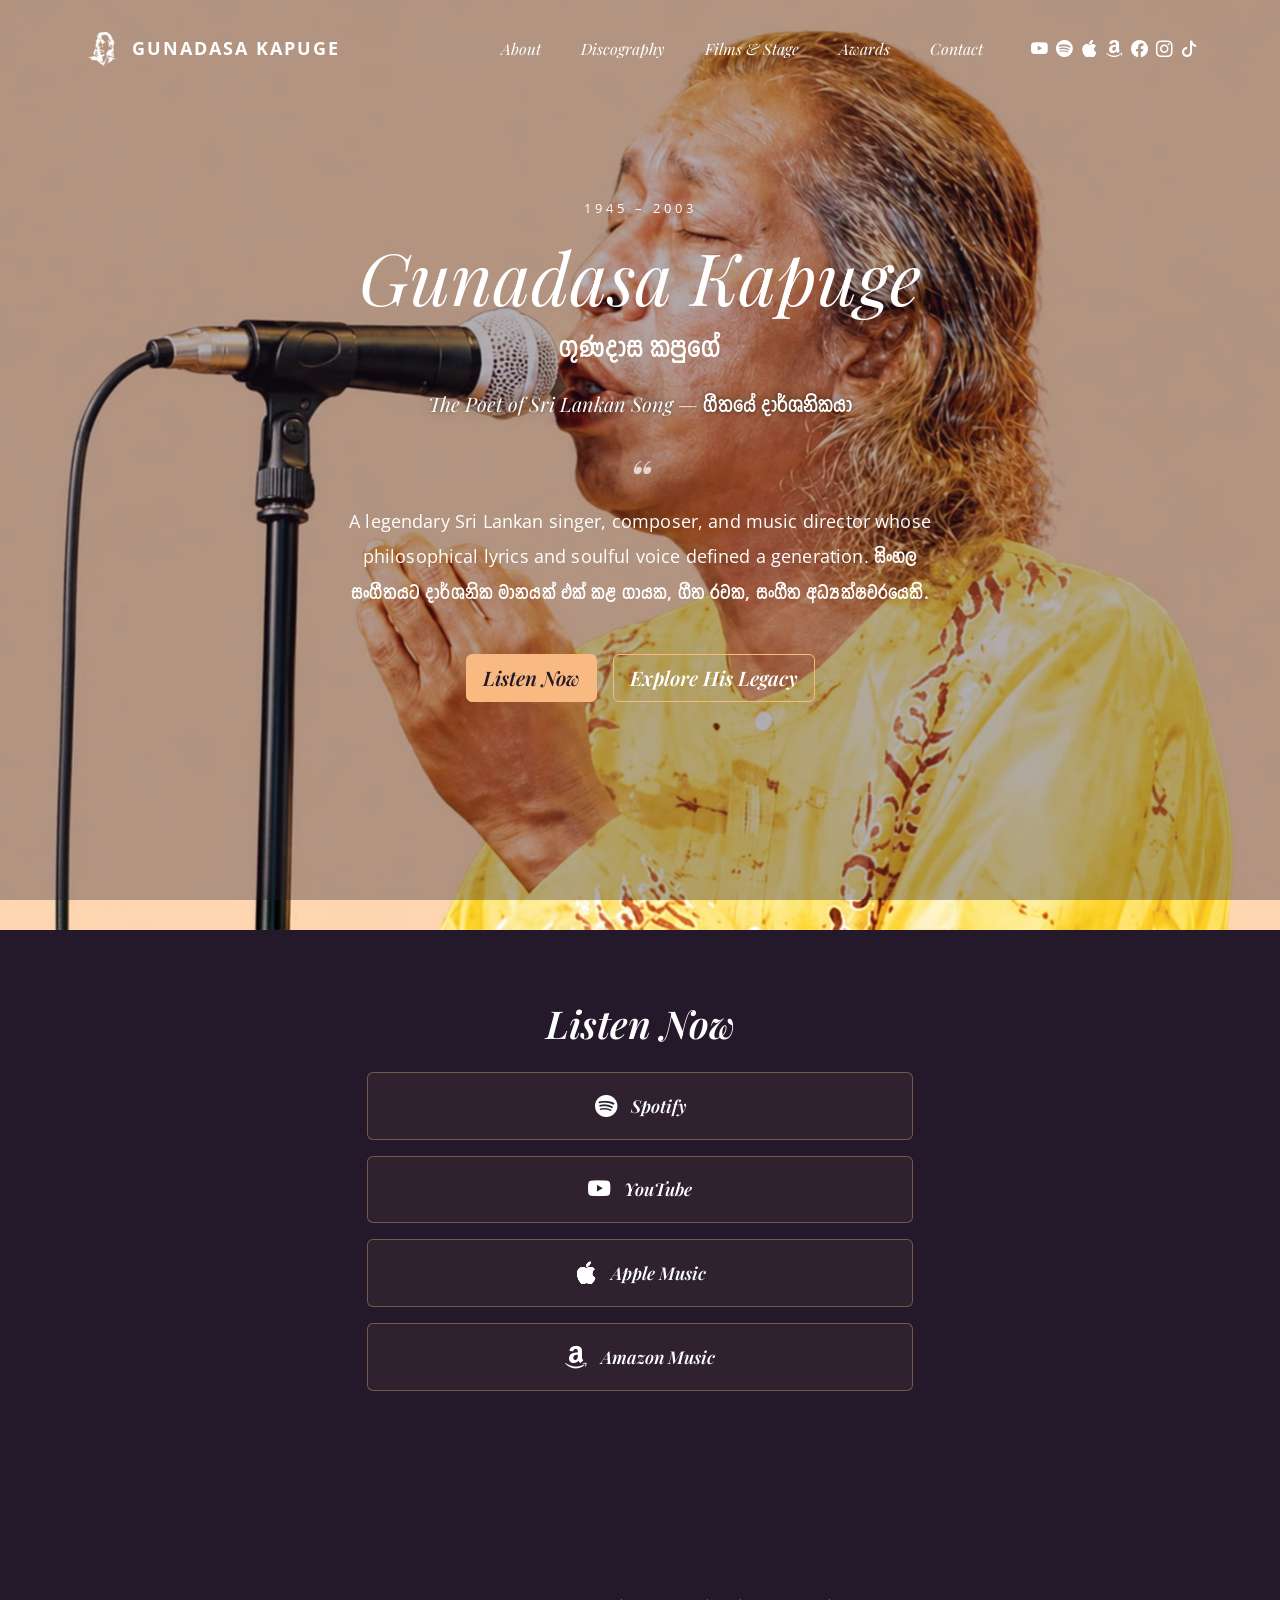
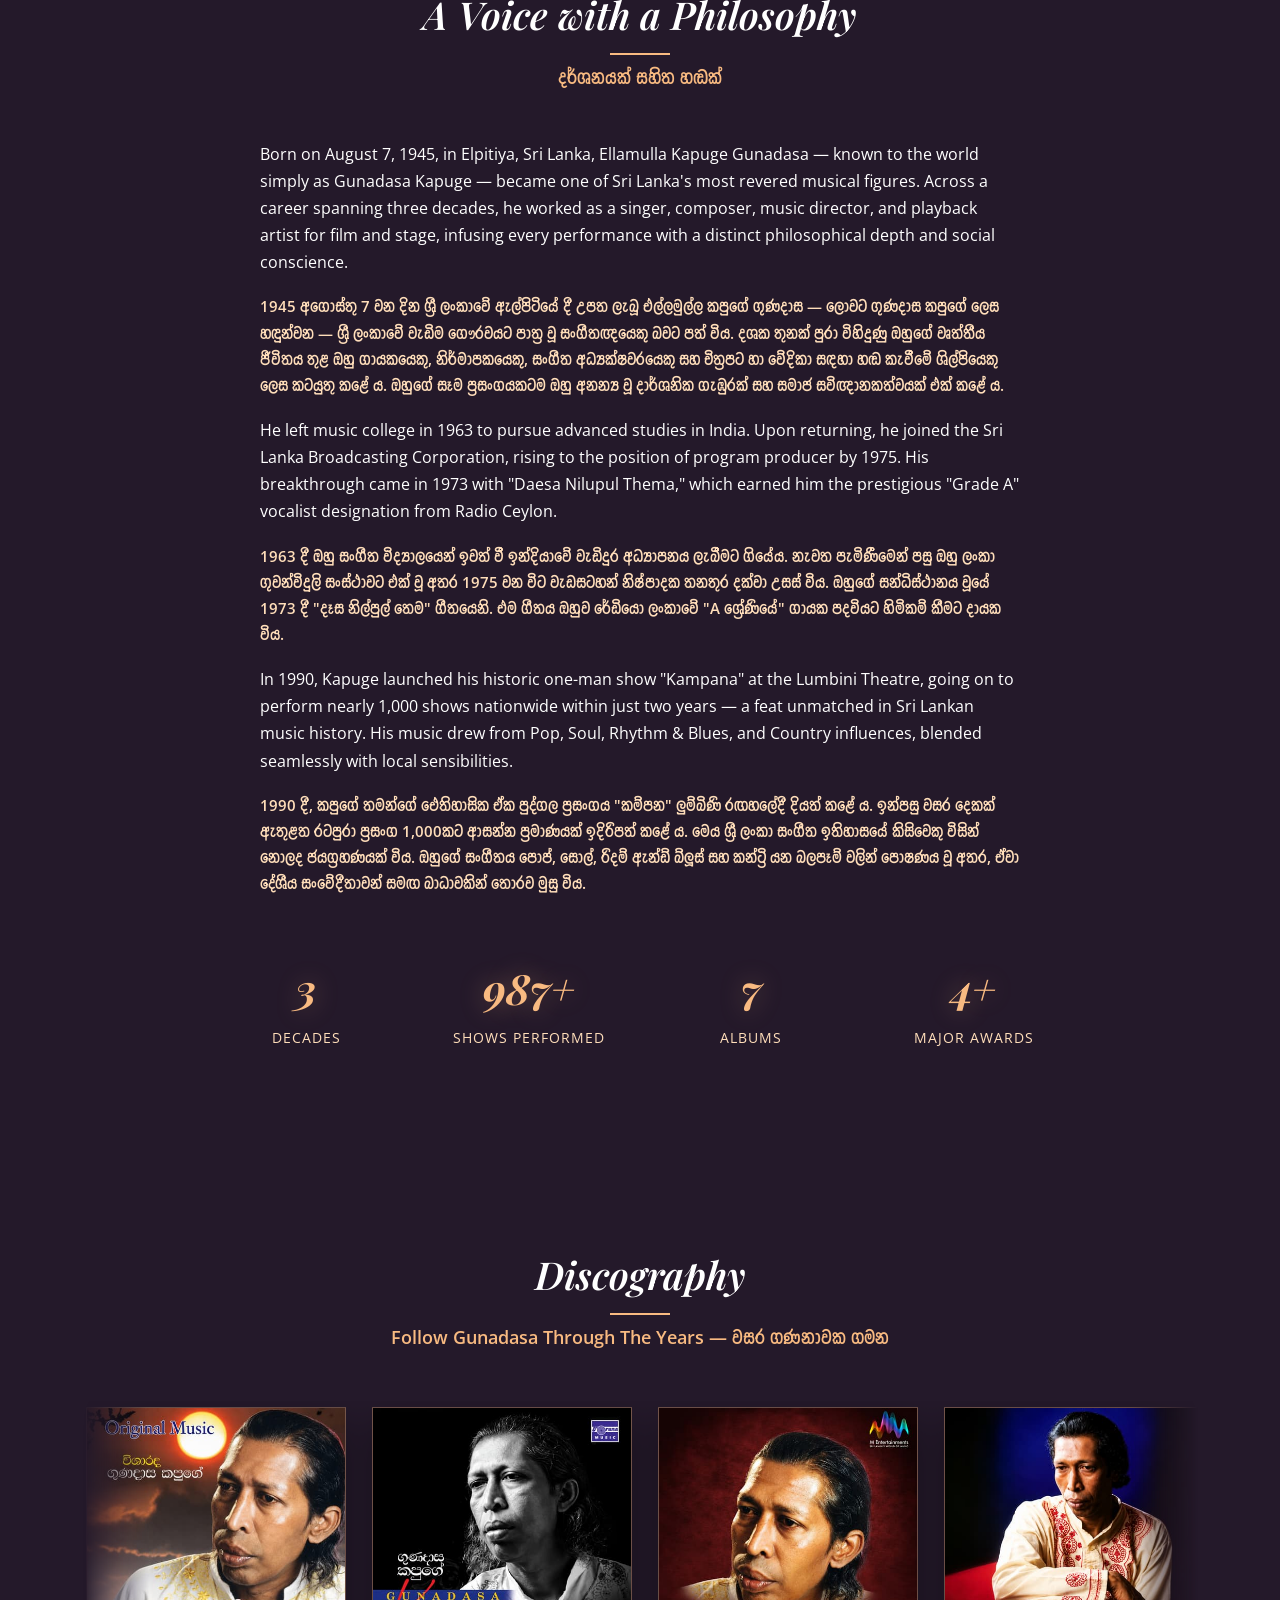
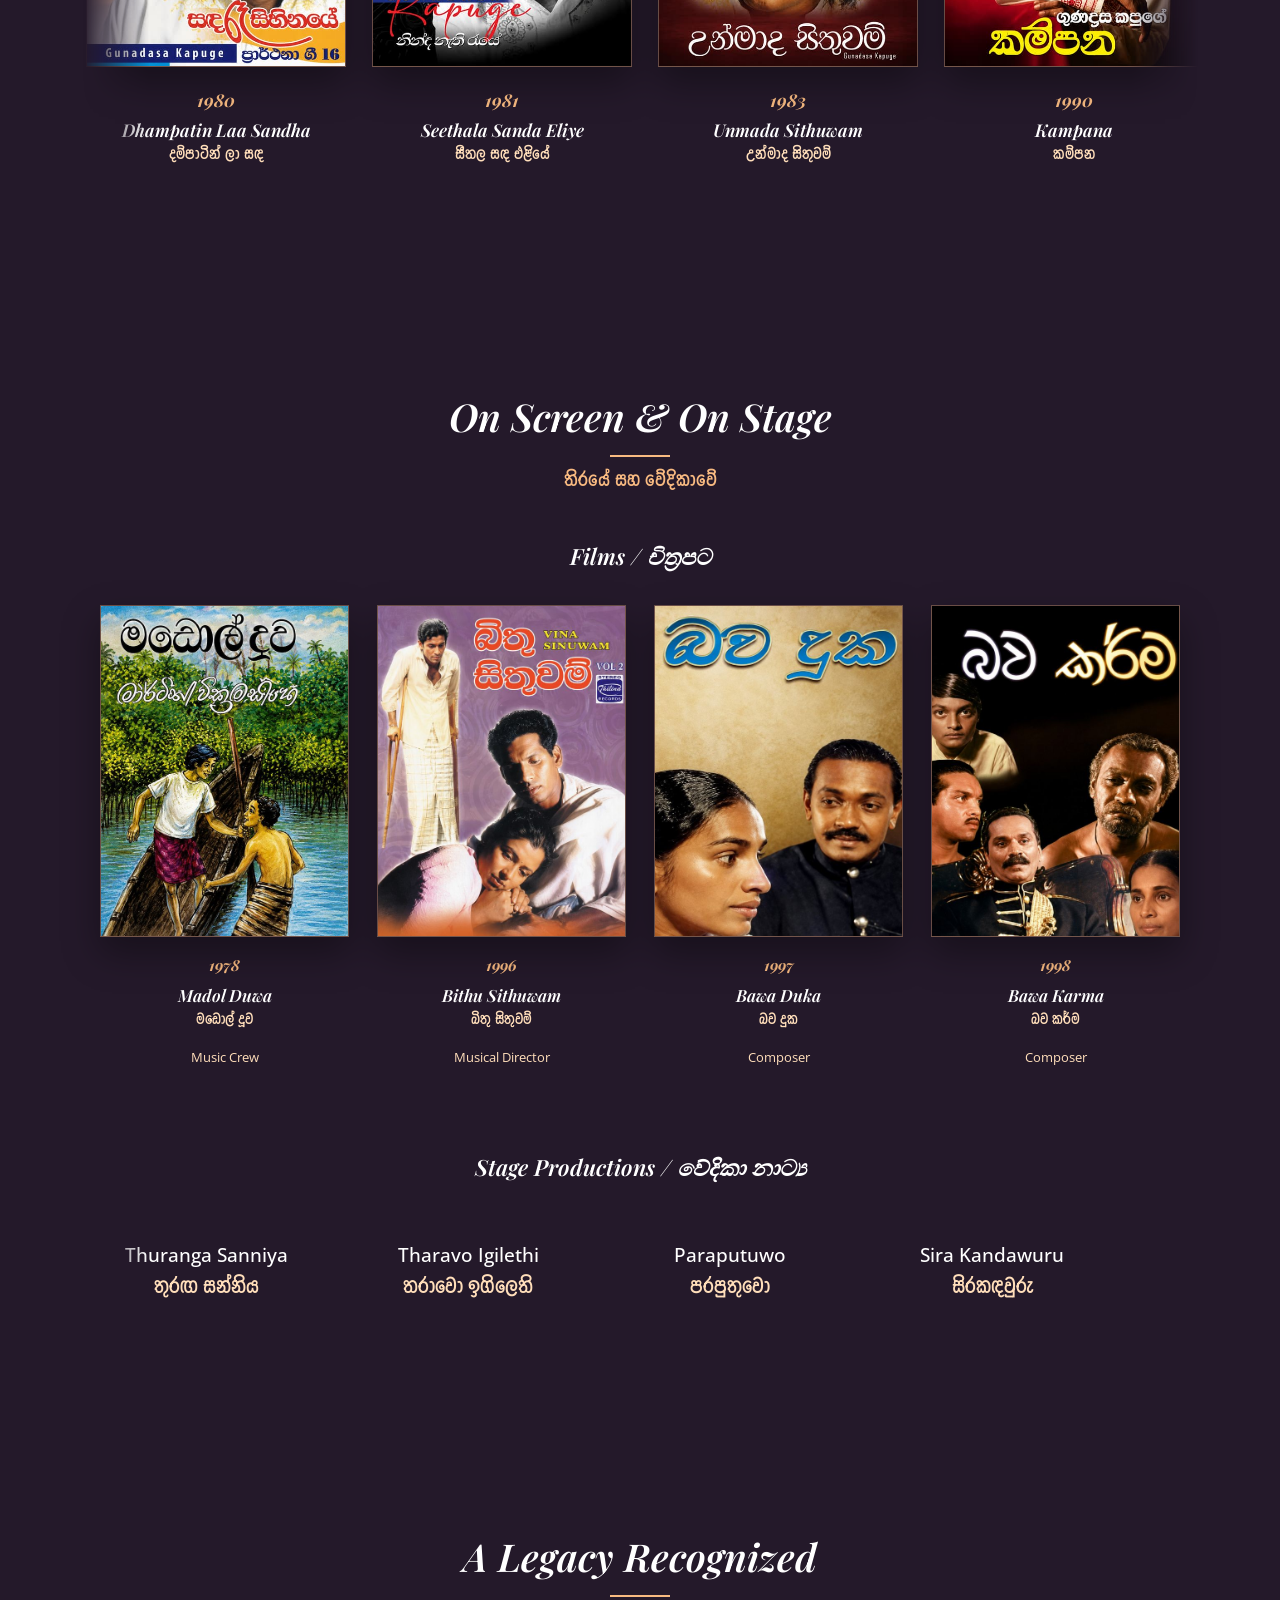
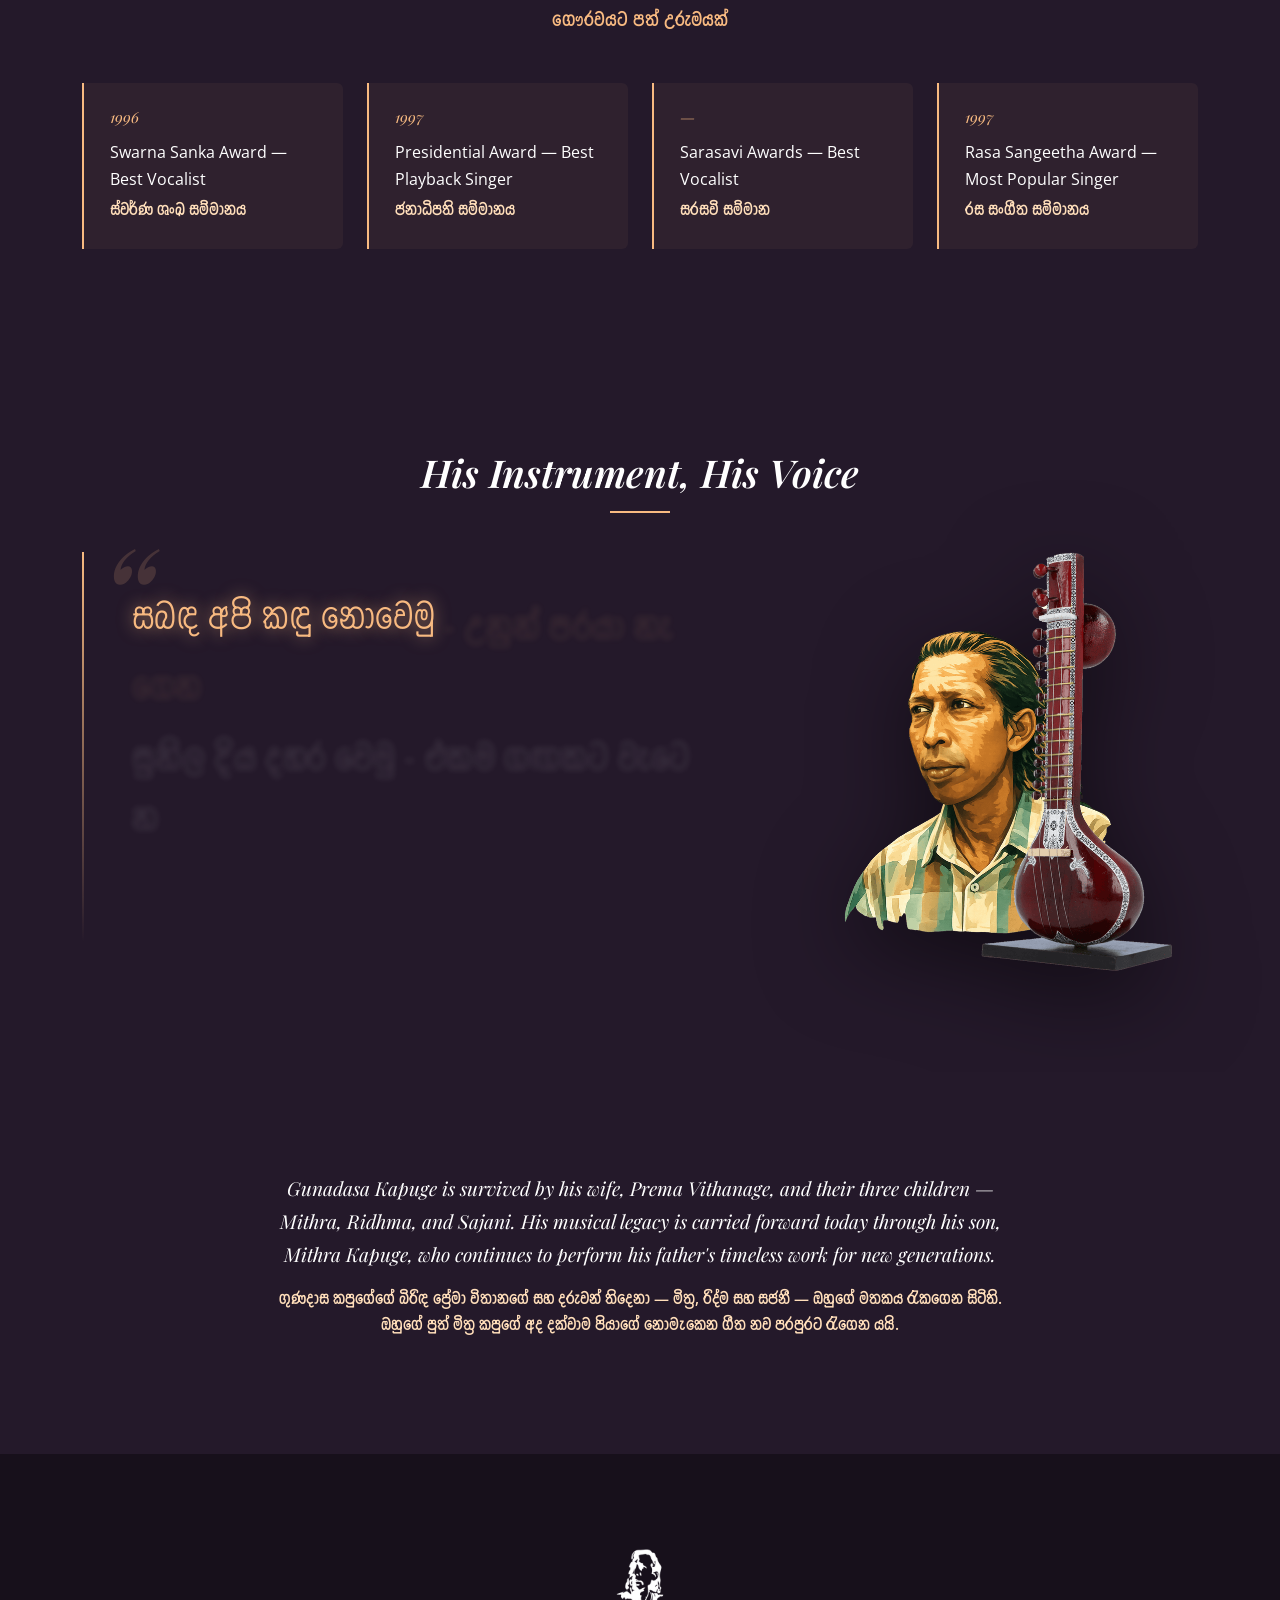
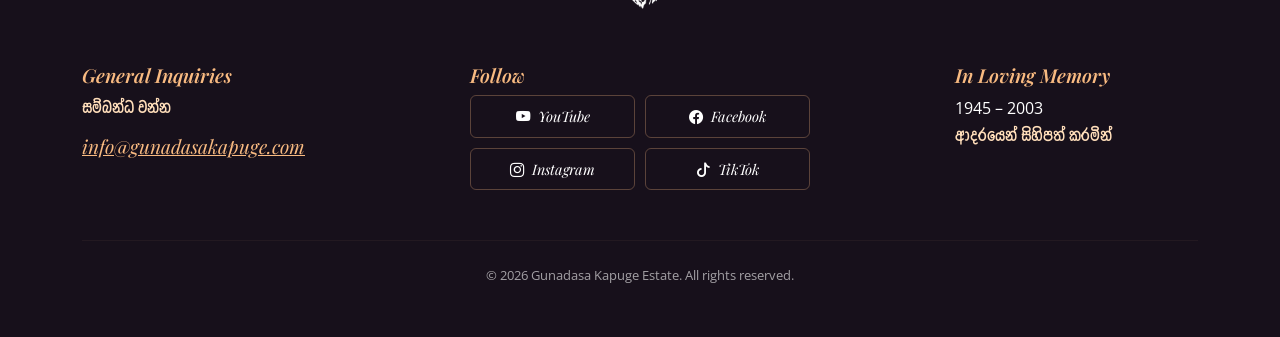
<file: index.html>
<!DOCTYPE html>
<html lang="en">
<head>
<meta charset="UTF-8">
<meta name="viewport" content="width=device-width, initial-scale=1.0">
<title>Gunadasa Kapuge | ගුණදාස කපුගේ</title>

<link rel="icon" type="image/png" href="favicon.png">
<link rel="apple-touch-icon" href="favicon.png">

<link rel="preload" as="image" href="background_image.jpg">

<link rel="preconnect" href="https://fonts.googleapis.com">
<link rel="preconnect" href="https://fonts.gstatic.com" crossorigin>
<link href="https://fonts.googleapis.com/css2?family=Playfair+Display:ital,wght@0,400;0,600;0,700;1,400;1,600&family=Open+Sans:wght@400;600&display=swap" rel="stylesheet">

<link href="https://cdn.jsdelivr.net/npm/bootstrap@5.3.3/dist/css/bootstrap.min.css" rel="stylesheet">
<link href="https://cdn.jsdelivr.net/npm/bootstrap-icons@1.11.3/font/bootstrap-icons.min.css" rel="stylesheet">
<link rel="stylesheet" href="style.css">
</head>
<body>

<div class="bg-fixed"></div>

<!-- NAVBAR -->
<nav class="navbar navbar-expand-lg navbar-dark fixed-top site-navbar">
  <div class="container">
    <a class="navbar-brand" href="#top"><img src="logo.png" alt="Gunadasa Kapuge" class="brand-logo">GUNADASA KAPUGE</a>
    <button class="navbar-toggler" type="button" data-bs-toggle="collapse" data-bs-target="#mainNav" aria-label="Toggle navigation menu">
      <span class="navbar-toggler-icon"></span>
    </button>
    <div class="collapse navbar-collapse justify-content-end" id="mainNav">
      <ul class="navbar-nav align-items-lg-center gap-lg-4">
        <li class="nav-item"><a class="nav-link" href="#about">About</a></li>
        <li class="nav-item"><a class="nav-link" href="#discography">Discography</a></li>
        <li class="nav-item"><a class="nav-link" href="#films">Films &amp; Stage</a></li>
        <li class="nav-item"><a class="nav-link" href="#awards">Awards</a></li>
        <li class="nav-item"><a class="nav-link" href="#contact">Contact</a></li>
        <li class="nav-item d-flex gap-2 mt-3 mt-lg-0 ms-lg-3">
          <a class="social-icon" href="https://www.youtube.com/results?search_query=Gunadasa+Kapuge" target="_blank" rel="noopener" aria-label="YouTube"><i class="bi bi-youtube"></i></a>
          <a class="social-icon" href="https://open.spotify.com/search/Gunadasa%20Kapuge" target="_blank" rel="noopener" aria-label="Spotify"><i class="bi bi-spotify"></i></a>
          <a class="social-icon" href="https://music.apple.com/search?term=Gunadasa%20Kapuge" target="_blank" rel="noopener" aria-label="Apple Music"><i class="bi bi-apple"></i></a>
          <a class="social-icon" href="https://www.amazon.com/s?k=Gunadasa+Kapuge" target="_blank" rel="noopener" aria-label="Amazon Music"><i class="bi bi-amazon"></i></a>
          <a class="social-icon" href="https://www.facebook.com/search/top?q=Gunadasa%20Kapuge" target="_blank" rel="noopener" aria-label="Facebook"><i class="bi bi-facebook"></i></a>
          <a class="social-icon" href="https://www.instagram.com/explore/tags/gunadasakapuge/" target="_blank" rel="noopener" aria-label="Instagram"><i class="bi bi-instagram"></i></a>
          <a class="social-icon" href="https://www.tiktok.com/search?q=Gunadasa%20Kapuge" target="_blank" rel="noopener" aria-label="TikTok"><i class="bi bi-tiktok"></i></a>
        </li>
      </ul>
    </div>
  </div>
</nav>

<main id="top">

  <!-- HERO -->
  <section class="hero d-flex align-items-center text-center">
    <div class="hero-overlay"></div>
    <div class="container position-relative hero-content">
      <p class="eyebrow hero-anim">1945 &ndash; 2003</p>
      <h1 class="display-2 hero-anim">Gunadasa Kapuge</h1>
      <p class="hero-native hero-anim">ගුණදාස කපුගේ</p>
      <p class="hero-tagline hero-anim">The Poet of Sri Lankan Song &mdash; <span class="native">ගීතයේ දාර්ශනිකයා</span></p>
      <p class="hero-desc mx-auto hero-anim">A legendary Sri Lankan singer, composer, and music director whose philosophical lyrics and soulful voice defined a generation. <span class="native">සිංහල සංගීතයට දාර්ශනික මානයක් එක් කළ ගායක, ගීත රචක, සංගීත අධ්‍යක්ෂවරයෙකි.</span></p>
      <div class="d-flex justify-content-center gap-3 flex-wrap hero-anim">
        <a class="btn btn-cream btn-lg" href="#listen">Listen Now</a>
        <a class="btn btn-outline-cream btn-lg" href="#discography">Explore His Legacy</a>
      </div>
    </div>
  </section>

  <!-- LISTEN NOW -->
  <section id="listen" class="section section-panel">
    <div class="container text-center">
      <h2>Listen Now</h2>
      <div class="row justify-content-center">
        <div class="col-md-6">
          <div class="d-grid gap-3">
            <a class="btn btn-cream-outline-block platform-btn platform-spotify" href="https://open.spotify.com/search/Gunadasa%20Kapuge" target="_blank" rel="noopener"><i class="bi bi-spotify"></i><span>Spotify</span></a>
            <a class="btn btn-cream-outline-block platform-btn platform-youtube" href="https://www.youtube.com/results?search_query=Gunadasa+Kapuge" target="_blank" rel="noopener"><i class="bi bi-youtube"></i><span>YouTube</span></a>
            <a class="btn btn-cream-outline-block platform-btn platform-apple" href="https://music.apple.com/search?term=Gunadasa%20Kapuge" target="_blank" rel="noopener"><i class="bi bi-apple"></i><span>Apple Music</span></a>
            <a class="btn btn-cream-outline-block platform-btn platform-amazon" href="https://www.amazon.com/s?k=Gunadasa+Kapuge" target="_blank" rel="noopener"><i class="bi bi-amazon"></i><span>Amazon Music</span></a>
          </div>
        </div>
      </div>
    </div>
  </section>

  <!-- ABOUT -->
  <section id="about" class="section">
    <div class="container">
      <h2 class="text-center reveal">A Voice with a Philosophy</h2>
      <p class="section-sub reveal">දර්ශනයක් සහිත හඬක්</p>

      <div class="prose mx-auto reveal">
        <p>Born on August 7, 1945, in Elpitiya, Sri Lanka, Ellamulla Kapuge Gunadasa &mdash; known to the world simply as Gunadasa Kapuge &mdash; became one of Sri Lanka's most revered musical figures. Across a career spanning three decades, he worked as a singer, composer, music director, and playback artist for film and stage, infusing every performance with a distinct philosophical depth and social conscience.</p>
        <p class="native">1945 අගෝස්තු 7 වන දින ශ්‍රී ලංකාවේ ඇල්පිටියේ දී උපත ලැබූ එල්ලමුල්ල කපුගේ ගුණදාස — ලොවට ගුණදාස කපුගේ ලෙස හඳුන්වන — ශ්‍රී ලංකාවේ වැඩිම ගෞරවයට පාත්‍ර වූ සංගීතඥයෙකු බවට පත් විය. දශක තුනක්  පුරා විහිදුණු ඔහුගේ වෘත්තීය ජීවිතය තුළ ඔහු ගායකයෙකු, නිර්මාපකයෙකු, සංගීත අධ්‍යක්ෂවරයෙකු සහ චිත්‍රපට හා වේදිකා සඳහා හඬ කැවීමේ ශිල්පියෙකු ලෙස කටයුතු කළේ ය. ඔහුගේ සෑම ප්‍රසංගයකටම ඔහු අනන්‍ය වූ දාර්ශනික ගැඹුරක් සහ සමාජ සවිඥානකත්වයක් එක් කළේ ය.</p>

        <p>He left music college in 1963 to pursue advanced studies in India. Upon returning, he joined the Sri Lanka Broadcasting Corporation, rising to the position of program producer by 1975. His breakthrough came in 1973 with "Daesa Nilupul Thema," which earned him the prestigious "Grade A" vocalist designation from Radio Ceylon.</p>
        <p class="native">1963 දී ඔහු සංගීත විද්‍යාලයෙන් ඉවත් වී ඉන්දියාවේ වැඩිදුර අධ්‍යාපනය ලැබීමට ගියේය. නැවත පැමිණීමෙන් පසු ඔහු ලංකා ගුවන්විදුලි සංස්ථාවට එක් වූ අතර 1975 වන විට වැඩසටහන් නිෂ්පාදක තනතුර දක්වා උසස් විය. ඔහුගේ සන්ධිස්ථානය වූයේ 1973 දී "දෑස නිල්පුල් තෙම" ගීතයෙනි. එම ගීතය ඔහුව රේඩියෝ ලංකාවේ "A ශ්‍රේණියේ" ගායක පදවියට හිමිකම් කීමට දායක විය.</p>

        <p>In 1990, Kapuge launched his historic one-man show "Kampana" at the Lumbini Theatre, going on to perform nearly 1,000 shows nationwide within just two years &mdash; a feat unmatched in Sri Lankan music history. His music drew from Pop, Soul, Rhythm &amp; Blues, and Country influences, blended seamlessly with local sensibilities.</p>
        <p class="native">1990 දී, කපුගේ තමන්ගේ ඓතිහාසික ඒක පුද්ගල ප්‍රසංගය "කම්පන" ලුම්බිණි රඟහලේදී දියත් කළේ ය. ඉන්පසු වසර දෙකක් ඇතුළත රටපුරා ප්‍රසංග 1,000කට ආසන්න ප්‍රමාණයක් ඉදිරිපත් කළේ ය. මෙය ශ්‍රී ලංකා සංගීත ඉතිහාසයේ කිසිවෙකු විසින් නොලද ජයග්‍රහණයක් විය. ඔහුගේ සංගීතය පොප්, සෝල්, රිදම් ඇන්ඩ් බ්ලූස් සහ කන්ට්‍රි යන බලපෑම් වලින් පෝෂණය වූ අතර, ඒවා දේශීය සංවේදීතාවන් සමඟ බාධාවකින් තොරව මුසු විය.</p>
      </div>

      <div class="stats-row reveal">
        <div class="stat-item">
          <span class="stat-number" data-count-to="3">0</span>
          <span class="stat-label">Decades</span>
        </div>
        <div class="stat-item">
          <span class="stat-number" data-count-to="1000" data-suffix="+">0</span>
          <span class="stat-label">Shows Performed</span>
        </div>
        <div class="stat-item">
          <span class="stat-number" data-count-to="7">0</span>
          <span class="stat-label">Albums</span>
        </div>
        <div class="stat-item">
          <span class="stat-number" data-count-to="4" data-suffix="+">0</span>
          <span class="stat-label">Major Awards</span>
        </div>
      </div>
    </div>
  </section>

  <!-- DISCOGRAPHY CAROUSEL -->
  <section id="discography" class="section section-panel">
    <div class="container">
      <h2 class="text-center reveal">Discography</h2>
      <p class="section-sub reveal">Follow Gunadasa Through The Years &mdash; වසර ගණනාවක ගමන</p>

      <div class="disco-marquee-outer">
        <div class="disco-marquee-track" id="discoTrack">

          <div class="disco-card">
            <div class="disco-cover-wrap">
              <img src="Discography/dhampatin-laa-sandha.jpg" alt="Dhampatin Laa Sandha cover" class="disco-cover-sq">
              <a class="disco-play-overlay" href="https://open.spotify.com/search/Dhampatin%20Laa%20Sandha%20Gunadasa%20Kapuge" target="_blank" rel="noopener"><i class="bi bi-play-fill me-1"></i>Listen</a>
            </div>
            <div class="disco-card-year">1980</div>
            <h3>Dhampatin Laa Sandha</h3>
            <p class="native">දම්පාටින් ලා සඳ</p>
          </div>

          <div class="disco-card">
            <div class="disco-cover-wrap">
              <img src="Discography/seethala-sanda-eliye.jpg" alt="Seethala Sanda Eliye cover" class="disco-cover-sq">
              <a class="disco-play-overlay" href="https://open.spotify.com/search/Seethala%20Sanda%20Eliye%20Gunadasa%20Kapuge" target="_blank" rel="noopener"><i class="bi bi-play-fill me-1"></i>Listen</a>
            </div>
            <div class="disco-card-year">1981</div>
            <h3>Seethala Sanda Eliye</h3>
            <p class="native">සීතල සඳ එළියේ</p>
          </div>

          <div class="disco-card">
            <div class="disco-cover-wrap">
              <img src="Discography/unmada-sithuwam.jpg" alt="Unmada Sithuwam cover" class="disco-cover-sq">
              <a class="disco-play-overlay" href="https://open.spotify.com/search/Unmada%20Sithuwam%20Gunadasa%20Kapuge" target="_blank" rel="noopener"><i class="bi bi-play-fill me-1"></i>Listen</a>
            </div>
            <div class="disco-card-year">1983</div>
            <h3>Unmada Sithuwam</h3>
            <p class="native">උන්මාද සිතුවම්</p>
          </div>

          <div class="disco-card">
            <div class="disco-cover-wrap">
              <img src="Discography/kampana.jpg" alt="Kampana cover" class="disco-cover-sq">
              <a class="disco-play-overlay" href="https://open.spotify.com/search/Kampana%20Gunadasa%20Kapuge" target="_blank" rel="noopener"><i class="bi bi-play-fill me-1"></i>Listen</a>
            </div>
            <div class="disco-card-year">1990</div>
            <h3>Kampana</h3>
            <p class="native">කම්පන</p>
          </div>

          <div class="disco-card">
            <div class="disco-cover-wrap">
              <img src="Discography/piya-satahan.jpg" alt="Piya Satahan cover" class="disco-cover-sq">
              <a class="disco-play-overlay" href="https://open.spotify.com/search/Piya%20Satahan%20Gunadasa%20Kapuge" target="_blank" rel="noopener"><i class="bi bi-play-fill me-1"></i>Listen</a>
            </div>
            <div class="disco-card-year">1990</div>
            <h3>Piya Satahan</h3>
            <p class="native">පිය සටහන්</p>
          </div>

          <div class="disco-card">
            <div class="disco-cover-wrap">
              <img src="Discography/irabatu-taruwa.jpg" alt="Irabatu Taruwa cover" class="disco-cover-sq">
              <a class="disco-play-overlay" href="https://open.spotify.com/search/Irabatu%20Taruwa%20Gunadasa%20Kapuge" target="_blank" rel="noopener"><i class="bi bi-play-fill me-1"></i>Listen</a>
            </div>
            <div class="disco-card-year">1999</div>
            <h3>Irabatu Taruwa</h3>
            <p class="native">ඉරබටු තරුව</p>
          </div>

          <div class="disco-card">
            <div class="disco-cover-wrap">
              <img src="Discography/dhampatin-laa-sandha.jpg" alt="Sanda Ree Sihine cover" class="disco-cover-sq">
              <a class="disco-play-overlay" href="https://open.spotify.com/search/Sanda%20Ree%20Sihine%20Gunadasa%20Kapuge" target="_blank" rel="noopener"><i class="bi bi-play-fill me-1"></i>Listen</a>
            </div>
            <div class="disco-card-year">2000</div>
            <h3>Sanda Ree Sihine</h3>
            <p class="native">සඳ රෑ සිහිනේ</p>
          </div>

        </div>
      </div>
    </div>
  </section>

  <!-- FILMS & STAGE -->
  <section id="films" class="section">
    <div class="container">
      <h2 class="text-center reveal">On Screen &amp; On Stage</h2>
      <p class="section-sub reveal">තිරයේ සහ වේදිකාවේ</p>

      <h3 class="media-group-title reveal">Films / චිත්‍රපට</h3>
      <div class="media-grid">
        <div class="media-card reveal">
          <div class="media-cover-wrap"><img src="film_covers/madol-duwa.jpg" alt="Madol Duwa cover" class="media-cover-img"></div>
          <div class="media-card-year">1978</div>
          <h4>Madol Duwa</h4>
          <p class="native">මඩොල් දූව</p>
          <p class="media-role">Music Crew</p>
        </div>
        <div class="media-card reveal">
          <div class="media-cover-wrap"><img src="film_covers/bithu-sithuwam.jpg" alt="Bithu Sithuwam cover" class="media-cover-img"></div>
          <div class="media-card-year">1996</div>
          <h4>Bithu Sithuwam</h4>
          <p class="native">බිතු සිතුවම්</p>
          <p class="media-role">Musical Director</p>
        </div>
        <div class="media-card reveal">
          <div class="media-cover-wrap"><img src="film_covers/bawa-duka.jpg" alt="Bawa Duka cover" class="media-cover-img"></div>
          <div class="media-card-year">1997</div>
          <h4>Bawa Duka</h4>
          <p class="native">බව දුක</p>
          <p class="media-role">Composer</p>
        </div>
        <div class="media-card reveal">
          <div class="media-cover-wrap"><img src="film_covers/bawa-karma.jpg" alt="Bawa Karma cover" class="media-cover-img"></div>
          <div class="media-card-year">1998</div>
          <h4>Bawa Karma</h4>
          <p class="native">බව කර්ම</p>
          <p class="media-role">Composer</p>
        </div>
      </div>

      <h3 class="media-group-title media-group-title-spaced reveal">Stage Productions / වේදිකා නාට්‍ය</h3>
      <div class="stage-marquee-outer reveal">
        <div class="stage-marquee-track" id="stageTrack">
          <div class="stage-card">
            <h4>Thuranga Sanniya</h4>
            <p class="native">තුරඟ සන්නිය</p>
          </div>
          <div class="stage-card">
            <h4>Tharavo Igilethi</h4>
            <p class="native">තරාවෝ ඉගිලෙති</p>
          </div>
          <div class="stage-card">
            <h4>Paraputuwo</h4>
            <p class="native">පරපුතුවෝ</p>
          </div>
          <div class="stage-card">
            <h4>Sira Kandawuru</h4>
            <p class="native">සිරකඳවුරු</p>
          </div>
          <div class="stage-card">
            <h4>Kampana</h4>
            <p class="native">කම්පන</p>
          </div>
        </div>
      </div>
    </div>
  </section>

  <!-- AWARDS -->
  <section id="awards" class="section section-panel">
    <div class="container">
      <h2 class="text-center reveal">A Legacy Recognized</h2>
      <p class="section-sub reveal">ගෞරවයට පත් උරුමයක්</p>

      <div class="row g-4">
        <div class="col-md-6 col-lg-3">
          <div class="award-card h-100 reveal">
            <span class="award-year">1996</span>
            <p>Swarna Sanka Award &mdash; Best Vocalist</p>
            <p class="native">ස්වර්ණ ශංඛ සම්මානය</p>
          </div>
        </div>
        <div class="col-md-6 col-lg-3">
          <div class="award-card h-100 reveal">
            <span class="award-year">1997</span>
            <p>Presidential Award &mdash; Best Playback Singer</p>
            <p class="native">ජනාධිපති සම්මානය</p>
          </div>
        </div>
        <div class="col-md-6 col-lg-3">
          <div class="award-card h-100 reveal">
            <span class="award-year">&mdash;</span>
            <p>Sarasavi Awards &mdash; Best Vocalist</p>
            <p class="native">සරසවි සම්මාන</p>
          </div>
        </div>
        <div class="col-md-6 col-lg-3">
          <div class="award-card h-100 reveal">
            <span class="award-year">1997</span>
            <p>Rasa Sangeetha Award &mdash; Most Popular Singer</p>
            <p class="native">රස සංගීත සම්මානය</p>
          </div>
        </div>
      </div>
    </div>
  </section>

  <!-- ARTISTRY -->
  <section id="artistry" class="section artistry-section">
    <div class="container">
      <h2 class="text-center reveal">His Instrument, His Voice</h2>

      <div class="row align-items-center g-4">
        <div class="col-lg-7 reveal">
          <blockquote class="lyric-quote">
            <div class="lyric-stanza">
              <p>සබඳ අපි කඳු නොවෙමු - උනුන් පරයා නැගෙන</p>
              <p>සුනිල දිය දහර වෙමු - එකම ගඟකට වැටෙන</p>
            </div>
            <img src="signature.png" alt="Gunadasa Kapuge signature" class="lyric-signature">
          </blockquote>
        </div>
        <div class="col-lg-5 d-flex justify-content-center justify-content-lg-start reveal">
          <img src="artwork.png" alt="Gunadasa Kapuge portrait with sitar" class="artistry-image">
        </div>
      </div>
    </div>
  </section>

  <!-- LEGACY -->
  <section id="legacy" class="section legacy text-center">
    <div class="container">
      <p class="legacy-lead mx-auto reveal">Gunadasa Kapuge is survived by his wife, Prema Vithanage, and their three children &mdash; Mithra, Ridhma, and Sajani. His musical legacy is carried forward today through his son, Mithra Kapuge, who continues to perform his father's timeless work for new generations.</p>
      <p class="native mx-auto">ගුණදාස කපුගේගේ බිරිඳ ප්‍රේමා විතානගේ සහ දරුවන් තිදෙනා — මිත්‍ර, රිද්ම සහ සජනී — ඔහුගේ මතකය රැකගෙන සිටිති. ඔහුගේ පුත් මිත්‍ර කපුගේ අද දක්වාම පියාගේ නොමැකෙන ගීත නව පරපුරට රැගෙන යයි.</p>
    </div>
  </section>

</main>

<!-- FOOTER -->
<footer id="contact" class="site-footer">
  <div class="container">
    <img src="logo.png" alt="Gunadasa Kapuge" class="footer-logo reveal">
    <div class="row text-center text-md-start g-5">
      <div class="col-md-4 reveal">
        <h5>General Inquiries</h5>
        <p class="native mb-2">සම්බන්ධ වන්න</p>
        <a class="footer-email" href="mailto:info@gunadasakapuge.com">info@gunadasakapuge.com</a>
      </div>
      <div class="col-md-4 reveal">
        <h5>Follow</h5>
        <div class="footer-social-grid footer-social">
          <a href="https://www.youtube.com/results?search_query=Gunadasa+Kapuge" target="_blank" rel="noopener"><i class="bi bi-youtube me-1"></i> YouTube</a>
          <a href="https://www.facebook.com/search/top?q=Gunadasa%20Kapuge" target="_blank" rel="noopener"><i class="bi bi-facebook me-1"></i> Facebook</a>
          <a href="https://www.instagram.com/explore/tags/gunadasakapuge/" target="_blank" rel="noopener"><i class="bi bi-instagram me-1"></i> Instagram</a>
          <a href="https://www.tiktok.com/search?q=Gunadasa%20Kapuge" target="_blank" rel="noopener"><i class="bi bi-tiktok me-1"></i> TikTok</a>
        </div>
      </div>
      <div class="col-md-3 offset-md-1 reveal">
        <h5>In Loving Memory</h5>
        <p class="footer-note mb-0">1945 &ndash; 2003</p>
        <p class="native">ආදරයෙන් සිහිපත් කරමින්</p>
      </div>
    </div>

    <hr class="footer-divider">
    <p class="copyright text-center mb-0">&copy; <span id="year"></span> Gunadasa Kapuge Estate. All rights reserved.</p>
  </div>
</footer>

<script src="https://cdn.jsdelivr.net/npm/bootstrap@5.3.3/dist/js/bootstrap.bundle.min.js"></script>
<script src="script.js"></script>
</body>
</html>
</file>
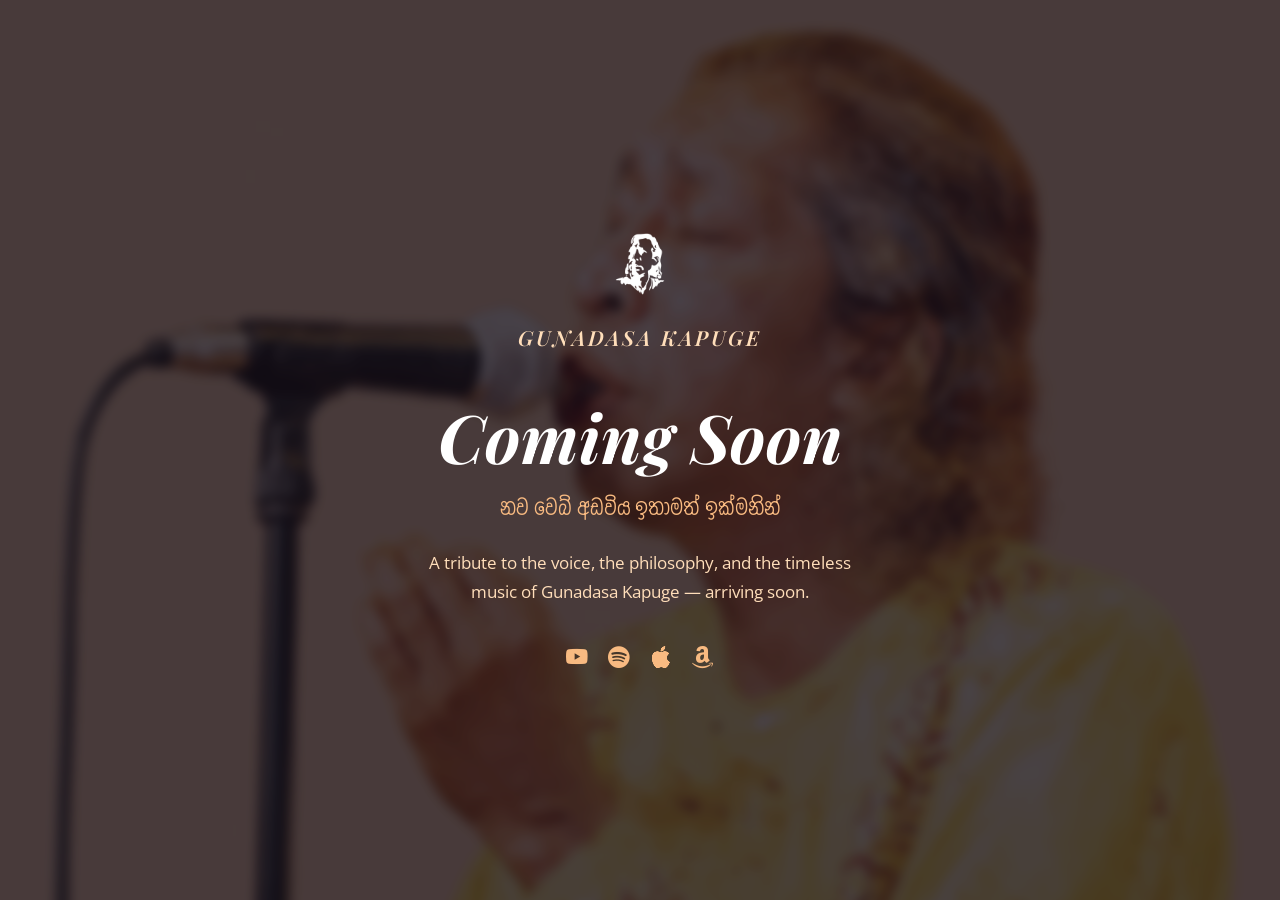
<file: coming-soon.html>
<!DOCTYPE html>
<html lang="en">
<head>
<meta charset="UTF-8">
<meta name="viewport" content="width=device-width, initial-scale=1.0">
<title>Gunadasa Kapuge | ගුණදාස කපුගේ</title>

<link rel="icon" type="image/png" href="favicon.png">
<link rel="apple-touch-icon" href="favicon.png">

<link rel="preload" as="image" href="background_image.jpg">

<link rel="preconnect" href="https://fonts.googleapis.com">
<link rel="preconnect" href="https://fonts.gstatic.com" crossorigin>
<link href="https://fonts.googleapis.com/css2?family=Playfair+Display:ital,wght@0,400;0,600;1,400;1,600&family=Open+Sans:wght@400;600&display=swap" rel="stylesheet">

<link href="https://cdn.jsdelivr.net/npm/bootstrap-icons@1.11.3/font/bootstrap-icons.min.css" rel="stylesheet">

<style>
  @font-face {
    font-family: 'Yaldevi Local';
    src: url('fonts/Yaldevi.woff2') format('woff2');
    font-weight: 400 700;
    font-display: swap;
    unicode-range: U+0964-0965, U+0D81-0DF4, U+1CF2, U+200C-200D, U+25CC, U+111E1-111F4;
  }

  :root {
    --color-cream: #F8BA81;
    --color-cream-dark: #FFDEBA;
    --color-dark: #24192A;
    --color-text: #FFFFFF;
    --color-text-muted: #FFDEBA;
    --font-display: 'Playfair Display', Georgia, serif;
    --font-body: 'Open Sans', Arial, sans-serif;
    --font-sinhala: 'Yaldevi Local', 'Open Sans', sans-serif;
  }

  * { box-sizing: border-box; }

  body {
    margin: 0;
    min-height: 100vh;
    display: flex;
    align-items: center;
    justify-content: center;
    font-family: var(--font-body);
    color: var(--color-text);
    background: var(--color-dark);
    overflow-x: hidden;
  }

  .bg-fixed {
    position: fixed;
    inset: -30px;
    background: url('background_image.jpg') center 20% / cover no-repeat;
    filter: blur(6px) brightness(0.4) saturate(1.1);
    z-index: -2;
    animation: kenBurns 36s ease-in-out infinite;
    transform-origin: center;
  }

  @keyframes kenBurns {
    0%, 100% { transform: scale(1); }
    50% { transform: scale(1.08); }
  }

  body::before {
    content: "";
    position: fixed;
    inset: 0;
    background: rgba(36, 25, 42, 0.45);
    z-index: -1;
  }

  .coming-soon {
    text-align: center;
    padding: 32px;
    max-width: 640px;
    animation: fadeUp 1.1s ease both;
  }

  @keyframes fadeUp {
    from { opacity: 0; transform: translateY(24px); }
    to { opacity: 1; transform: translateY(0); }
  }

  .brand-logo {
    width: 72px;
    height: 72px;
    object-fit: contain;
    margin-bottom: 18px;
  }

  .brand-name {
    font-family: var(--font-display);
    font-style: italic;
    font-weight: 600;
    font-size: 1.3rem;
    letter-spacing: 3px;
    text-transform: uppercase;
    color: var(--color-cream-dark);
    margin: 0 0 40px;
  }

  h1 {
    font-family: var(--font-display);
    font-style: italic;
    font-weight: 700;
    font-size: clamp(2.6rem, 6vw, 4.2rem);
    margin: 0 0 12px;
    color: var(--color-text);
  }

  .native-line {
    font-family: var(--font-sinhala);
    font-size: 1.3rem;
    color: var(--color-cream);
    margin: 0 0 28px;
  }

  .tagline {
    font-size: 1.05rem;
    color: var(--color-text-muted);
    line-height: 1.7;
    margin: 0 auto 36px;
    max-width: 460px;
  }

  .social-row {
    display: flex;
    justify-content: center;
    gap: 20px;
    font-size: 1.35rem;
  }

  .social-row a {
    color: var(--color-cream);
    text-decoration: none;
    transition: color 0.25s ease, transform 0.25s ease;
    display: inline-flex;
  }

  .social-row a:hover {
    color: var(--color-cream-dark);
    transform: translateY(-3px);
  }
</style>
</head>
<body>

<div class="bg-fixed"></div>

<div class="coming-soon">
  <img src="logo.png" alt="Gunadasa Kapuge" class="brand-logo">
  <p class="brand-name">Gunadasa Kapuge</p>

  <h1>Coming Soon</h1>
  <p class="native-line">නව වෙබ් අඩවිය ඉතාමත් ඉක්මනින්</p>
  <p class="tagline">A tribute to the voice, the philosophy, and the timeless music of Gunadasa Kapuge &mdash; arriving soon.</p>

  <div class="social-row">
    <a href="https://www.youtube.com" target="_blank" rel="noopener" aria-label="YouTube"><i class="bi bi-youtube"></i></a>
    <a href="https://open.spotify.com" target="_blank" rel="noopener" aria-label="Spotify"><i class="bi bi-spotify"></i></a>
    <a href="https://music.apple.com" target="_blank" rel="noopener" aria-label="Apple Music"><i class="bi bi-apple"></i></a>
    <a href="https://music.amazon.com" target="_blank" rel="noopener" aria-label="Amazon Music"><i class="bi bi-amazon"></i></a>
  </div>
</div>

</body>
</html>
</file>
<file: style.css>
@font-face {
  font-family: 'Yaldevi Local';
  src: url('fonts/Yaldevi.woff2') format('woff2');
  font-weight: 400 700;
  font-display: swap;
  unicode-range: U+0964-0965, U+0D81-0DF4, U+1CF2, U+200C-200D, U+25CC, U+111E1-111F4;
}

:root {
  --color-cream: #F8BA81;
  --color-cream-dark: #FFDEBA;
  --color-dark: #24192A;
  --color-text: #FFFFFF;
  --color-text-muted: #FFDEBA;
  --font-display: 'Playfair Display', Georgia, serif;
  --font-body: 'Open Sans', Arial, sans-serif;
  --font-sinhala: 'Yaldevi Local', 'Open Sans', sans-serif;
}

body {
  margin: 0;
  font-family: var(--font-body);
  color: var(--color-text);
  background: var(--color-dark);
  line-height: 1.7;
  position: relative;
  overflow-x: hidden;
}

.bg-fixed {
  position: fixed;
  inset: -30px;
  background: url('background_image.jpg') center 20% / cover no-repeat;
  filter: blur(var(--scroll-blur, 0px)) brightness(var(--scroll-brightness, 1)) saturate(1.1);
  z-index: -2;
  will-change: filter, transform;
  animation: kenBurns 36s ease-in-out infinite;
  transform-origin: center;
}

@keyframes kenBurns {
  0%, 100% { transform: scale(1); }
  50% { transform: scale(1.08); }
}

body::before {
  content: "";
  position: fixed;
  inset: 0;
  background: rgba(36,25,42,0.35);
  z-index: -1;
}

h1, h2, h3, h5 {
  font-family: var(--font-display);
  font-style: italic;
  font-weight: 600;
  color: var(--color-text);
}

h2 { font-size: 2.4rem; margin-bottom: 8px; position: relative; padding-bottom: 18px; }
h2::after {
  content: "";
  position: absolute;
  left: 50%;
  bottom: 0;
  width: 0;
  height: 2px;
  background: var(--color-cream);
  transform: translateX(-50%);
  transition: width 0.9s ease 0.25s;
}
h2.in-view::after { width: 60px; }
h5 { color: var(--color-cream); font-size: 1.2rem; }

.section-sub {
  text-align: center;
  color: var(--color-cream);
  font-family: var(--font-sinhala);
  font-style: normal;
  font-weight: 600;
  font-size: 1.1rem;
  margin-bottom: 48px;
  opacity: 0.9;
}

a { color: var(--color-cream); transition: color 0.25s ease, background 0.25s ease; }

.native {
  color: var(--color-text-muted);
  font-size: 0.96em;
  font-family: var(--font-sinhala);
  font-style: normal;
  font-weight: 600;
}

/* SCROLL REVEAL */
.reveal {
  opacity: 0;
  transform: translateY(32px);
  transition: opacity 0.8s ease, transform 0.8s ease;
}
.reveal.in-view {
  opacity: 1;
  transform: translateY(0);
}

/* NAVBAR */
.site-navbar {
  background: transparent;
  border-bottom: none;
  padding: 24px 0;
  transition: background 0.3s ease, padding 0.3s ease, -webkit-backdrop-filter 0.3s ease, backdrop-filter 0.3s ease;
}

.site-navbar.scrolled {
  background: rgba(36, 25, 42, 0.55);
  -webkit-backdrop-filter: blur(10px);
  backdrop-filter: blur(10px);
  padding: 14px 0;
}

.site-navbar.menu-open {
  background: rgba(36, 25, 42, 0.92);
  -webkit-backdrop-filter: blur(10px);
  backdrop-filter: blur(10px);
}

.navbar-brand {
  font-family: var(--font-body);
  font-weight: 700;
  letter-spacing: 2px;
  font-size: 1.1rem;
  color: var(--color-text) !important;
  display: flex;
  align-items: center;
  gap: 10px;
}

.brand-logo {
  height: 40px;
  width: auto;
}

.footer-logo {
  display: block;
  height: 70px;
  width: auto;
  margin: 0 auto 50px;
  opacity: 0.9;
}

.nav-link {
  font-family: var(--font-display);
  font-style: italic;
  font-size: 0.98rem;
  color: var(--color-text) !important;
  position: relative;
  transition: color 0.25s ease;
}

.nav-link::after {
  content: "";
  position: absolute;
  left: 0;
  bottom: -2px;
  width: 0;
  height: 1px;
  background: var(--color-cream);
  transition: width 0.3s ease;
}

.nav-link:hover { color: var(--color-cream) !important; }
.nav-link:hover::after { width: 100%; }

.social-icon {
  color: var(--color-text) !important;
  display: flex;
  align-items: center;
  justify-content: center;
  font-size: 1.05rem;
  text-decoration: none;
  transition: color 0.25s ease, transform 0.25s ease;
}

.social-icon:hover { color: var(--color-cream) !important; transform: translateY(-2px); }

/* HERO */
.hero {
  position: relative;
  min-height: 100vh;
}

.hero-overlay {
  display: none;
}

.hero .container { position: relative; z-index: 1; }

.hero-anim {
  opacity: 0;
  transform: translateY(24px);
  animation: heroFadeUp 0.9s ease forwards;
}
.hero-content > .hero-anim:nth-of-type(1) { animation-delay: 0.1s; }
.hero-content > .hero-anim:nth-of-type(2) { animation-delay: 0.28s; }
.hero-content > .hero-anim:nth-of-type(3) { animation-delay: 0.46s; }
.hero-content > .hero-anim:nth-of-type(4) { animation-delay: 0.64s; }
.hero-content > .hero-anim:nth-of-type(5) { animation-delay: 0.82s; }
.hero-content > .hero-anim:nth-of-type(6) { animation-delay: 1s; }

@keyframes heroFadeUp {
  to { opacity: 1; transform: translateY(0); }
}

.eyebrow {
  letter-spacing: 4px;
  text-transform: uppercase;
  font-size: 0.8rem;
  color: #FFFFFF;
  margin-bottom: 14px;
}

.hero h1 { margin-bottom: 6px; color: #FFFFFF; }

.hero-native {
  font-family: var(--font-sinhala);
  font-style: normal;
  font-weight: 600;
  font-size: 1.6rem;
  color: #FFFFFF;
  margin: 0 0 18px;
}

.hero-tagline {
  font-family: var(--font-display);
  font-style: italic;
  font-size: 1.25rem;
  color: #FFFFFF;
  margin-bottom: 22px;
  text-shadow: 0 0 14px rgba(0, 0, 0, 0.35), 0 0 4px rgba(0, 0, 0, 0.4);
}

.hero-desc {
  position: relative;
  max-width: 620px;
  color: #FFFFFF;
  font-size: 1.14rem;
  line-height: 1.95;
  letter-spacing: 0.15px;
  font-weight: 400;
  margin: 0 auto 44px;
  padding-top: 8px;
}

.hero-tagline .native,
.hero-desc .native {
  color: #FFFFFF;
}

.hero-desc::before {
  content: "\201C";
  display: block;
  font-family: var(--font-display);
  font-style: italic;
  font-weight: 700;
  font-size: 3rem;
  line-height: 1;
  color: #FFFFFF;
  opacity: 0.7;
  margin-bottom: 4px;
}

/* BUTTONS */
.btn-cream, .btn-outline-cream, .btn-cream-outline, .btn-cream-outline-block {
  font-family: var(--font-display);
  font-style: italic;
  font-weight: 600;
  border-radius: 6px;
  position: relative;
  overflow: hidden;
  transition: background 0.3s ease, color 0.3s ease, transform 0.25s ease, box-shadow 0.3s ease;
}

.btn-cream::before, .btn-outline-cream::before, .btn-cream-outline::before, .btn-cream-outline-block::before {
  content: "";
  position: absolute;
  top: 0;
  left: -75%;
  width: 50%;
  height: 100%;
  background: linear-gradient(120deg, transparent, rgba(255,255,255,0.35), transparent);
  transform: skewX(-20deg);
  transition: left 0.6s ease;
  pointer-events: none;
}

.btn-cream:hover::before, .btn-outline-cream:hover::before, .btn-cream-outline:hover::before, .btn-cream-outline-block:hover::before {
  left: 125%;
}

.btn-cream {
  background: var(--color-cream);
  color: var(--color-dark);
  border: 1px solid var(--color-cream);
}
.btn-cream:hover { background: var(--color-cream-dark); color: var(--color-dark); transform: translateY(-2px); box-shadow: 0 10px 24px rgba(0,0,0,0.25); }

.btn-outline-cream {
  background: transparent;
  color: var(--color-text);
  border: 1px solid var(--color-cream);
}
.btn-outline-cream:hover { background: rgba(248, 186, 129, 0.15); color: var(--color-text); transform: translateY(-2px); }

.btn-cream-outline {
  background: transparent;
  color: var(--color-cream);
  border: 1px solid var(--color-cream);
  padding: 9px 22px;
  font-size: 0.85rem;
}
.btn-cream-outline:hover { background: var(--color-cream); color: var(--color-dark); transform: translateY(-2px); }

.btn-cream-outline-block {
  background: rgba(248, 186, 129, 0.05);
  color: var(--color-text);
  border: 1px solid rgba(248, 186, 129, 0.35);
  padding: 16px;
  font-size: 1.1rem;
}
.btn-cream-outline-block:hover { background: var(--color-cream); color: var(--color-dark); transform: translateY(-2px); box-shadow: 0 10px 24px rgba(0,0,0,0.25); }

.platform-btn {
  display: flex;
  align-items: center;
  justify-content: center;
  gap: 14px;
}
.platform-btn i { font-size: 1.4rem; transition: transform 0.3s ease; }
.platform-btn:hover i { transform: scale(1.15); }

.platform-spotify:hover { background: #1DB954; border-color: #1DB954; color: #fff; }
.platform-youtube:hover { background: #FF0000; border-color: #FF0000; color: #fff; }
.platform-apple:hover { background: #FA243C; border-color: #FA243C; color: #fff; }
.platform-amazon:hover { background: #FF9900; border-color: #FF9900; color: #1a1a1a; }

/* SECTIONS */
.section { padding: 100px 0; }

.section-panel {
  background: transparent;
}

.prose { max-width: 760px; }
.prose p { margin-bottom: 18px; color: var(--color-text); }
.prose p.native { color: var(--color-text-muted); }

/* DISCOGRAPHY AUTO-SCROLL MARQUEE */
.disco-marquee-outer {
  overflow: hidden;
  -webkit-mask-image: linear-gradient(90deg, transparent, #000 6%, #000 94%, transparent);
  mask-image: linear-gradient(90deg, transparent, #000 6%, #000 94%, transparent);
}

.disco-marquee-track {
  display: flex;
  gap: 26px;
  width: max-content;
  padding: 6px 4px 10px;
  animation: discoMarquee 40s linear infinite;
}

.disco-marquee-outer:hover .disco-marquee-track {
  animation-play-state: paused;
}

@keyframes discoMarquee {
  from { transform: translateX(0); }
  to { transform: translateX(-50%); }
}

.disco-card {
  flex: 0 0 260px;
  text-align: center;
}

.disco-cover-wrap {
  position: relative;
  width: 100%;
  aspect-ratio: 1 / 1;
  overflow: hidden;
  border: 1px solid rgba(248, 186, 129, 0.3);
  background: linear-gradient(160deg, rgba(248, 186, 129, 0.12), rgba(248, 186, 129, 0.02));
  box-shadow: 0 16px 34px rgba(0, 0, 0, 0.35);
  transition: transform 0.3s ease, box-shadow 0.3s ease;
}
.disco-card:hover .disco-cover-wrap {
  transform: translateY(-6px);
  box-shadow: 0 22px 44px rgba(0, 0, 0, 0.45);
}

.disco-cover-sq {
  width: 100%;
  height: 100%;
  object-fit: cover;
  display: block;
}

.disco-cover-placeholder {
  width: 100%;
  height: 100%;
  display: flex;
  align-items: center;
  justify-content: center;
  font-size: 3rem;
  color: var(--color-cream);
  animation: discSpin 14s linear infinite;
}
.disco-card:hover .disco-cover-placeholder { animation-duration: 3s; }

@keyframes discSpin {
  to { transform: rotate(360deg); }
}

.disco-play-overlay {
  position: absolute;
  inset: 0;
  display: flex;
  align-items: center;
  justify-content: center;
  background: rgba(36, 25, 42, 0.78);
  color: var(--color-cream);
  font-family: var(--font-display);
  font-style: italic;
  font-size: 1.1rem;
  text-decoration: none;
  opacity: 0;
  transition: opacity 0.3s ease;
}
.disco-card:hover .disco-play-overlay,
.disco-card:focus-within .disco-play-overlay {
  opacity: 1;
}

.disco-card-year {
  font-family: var(--font-display);
  font-style: italic;
  font-weight: 700;
  color: var(--color-cream);
  font-size: 1.1rem;
  margin-top: 18px;
}

.disco-card h3 { font-size: 1.1rem; margin: 4px 0 2px; }
.disco-card .native { display: block; font-size: 0.9em; }

.stage-marquee-outer {
  overflow: hidden;
  -webkit-mask-image: linear-gradient(90deg, transparent, #000 6%, #000 94%, transparent);
  mask-image: linear-gradient(90deg, transparent, #000 6%, #000 94%, transparent);
}

.stage-marquee-track {
  display: flex;
  gap: 22px;
  width: max-content;
  padding: 6px 4px 10px;
  animation: stageMarquee 32s linear infinite;
}

.stage-marquee-outer:hover .stage-marquee-track {
  animation-play-state: paused;
}

@keyframes stageMarquee {
  from { transform: translateX(0); }
  to { transform: translateX(-50%); }
}

.stage-card {
  flex: 0 0 240px;
  text-align: center;
  padding: 20px 24px;
  transition: transform 0.3s ease;
}
.stage-card:hover {
  transform: translateY(-6px);
}
.stage-card h4 { margin: 0 0 4px; font-size: 1.2rem; }
.stage-card .native { display: block; font-size: 1.2rem; margin: 0; }

@media (max-width: 767px) {
  .stage-card { flex-basis: 190px; padding: 16px 18px; }
}

@media (max-width: 767px) {
  .disco-card { flex-basis: 210px; }
}

/* STATS */
.stats-row {
  display: grid;
  grid-template-columns: repeat(auto-fit, minmax(150px, 1fr));
  gap: 30px;
  max-width: 860px;
  margin: 56px auto 0;
  text-align: center;
}
.stat-number {
  display: block;
  font-family: var(--font-display);
  font-style: italic;
  font-weight: 700;
  font-size: 2.6rem;
  color: var(--color-cream);
  text-shadow: 0 0 24px rgba(248, 186, 129, 0.35);
}
.stat-label {
  color: var(--color-text-muted);
  font-size: 0.85rem;
  letter-spacing: 1px;
  text-transform: uppercase;
}

/* FILMS & STAGE */
.media-group-title {
  text-align: center;
  font-size: 1.4rem;
  margin-bottom: 36px;
}
.media-group-title-spaced { margin-top: 70px; }

.media-grid {
  display: grid;
  grid-template-columns: repeat(auto-fit, minmax(180px, 1fr));
  gap: 28px;
  max-width: 1080px;
  margin: 0 auto;
}

.media-card {
  text-align: center;
}

.media-cover-wrap {
  position: relative;
  width: 100%;
  aspect-ratio: 3 / 4;
  overflow: hidden;
  border: 1px solid rgba(248, 186, 129, 0.3);
  background: linear-gradient(160deg, rgba(248, 186, 129, 0.12), rgba(248, 186, 129, 0.02));
  box-shadow: 0 16px 34px rgba(0, 0, 0, 0.35);
  transition: transform 0.3s ease, box-shadow 0.3s ease;
}
.media-card:hover .media-cover-wrap {
  transform: translateY(-6px);
  box-shadow: 0 22px 44px rgba(0, 0, 0, 0.45);
}

.media-cover-placeholder {
  width: 100%;
  height: 100%;
  display: flex;
  align-items: center;
  justify-content: center;
  font-size: 2.6rem;
  color: var(--color-cream);
}

.media-cover-img {
  width: 100%;
  height: 100%;
  object-fit: cover;
  display: block;
}

.media-card-year {
  font-family: var(--font-display);
  font-style: italic;
  font-weight: 700;
  color: var(--color-cream);
  font-size: 0.95rem;
  margin-top: 16px;
}

.media-card h4 {
  font-family: var(--font-display);
  font-style: italic;
  font-weight: 600;
  color: var(--color-text);
  font-size: 1.05rem;
  margin: 6px 0 2px;
}

.media-card .native { display: block; font-size: 0.85em; }

.media-role {
  color: var(--color-text-muted);
  font-size: 0.8rem;
  margin-top: 2px;
}

/* AWARDS */
.award-card {
  background: rgba(248, 186, 129, 0.05);
  border-left: 2px solid var(--color-cream);
  border-radius: 0 6px 6px 0;
  padding: 22px 26px;
  transition: transform 0.3s ease, background 0.3s ease;
}
.award-card:hover { transform: translateY(-4px); background: rgba(248, 186, 129, 0.1); }

.award-year {
  display: block;
  font-family: var(--font-display);
  font-style: italic;
  color: var(--color-cream);
  font-size: 0.95rem;
  margin-bottom: 8px;
}

.award-card p { margin: 4px 0; color: var(--color-text-muted); }
.award-card p:first-of-type { color: var(--color-text); }

/* ARTISTRY */
.artistry-section {
  position: relative;
  overflow: hidden;
}

.artistry-signature {
  position: absolute;
  inset: 0;
  background: url('signature.png') 58% center / 42% no-repeat;
  opacity: 0.12;
  pointer-events: none;
}

.artistry-image {
  max-width: 100%;
  max-height: 600px;
  width: auto;
  filter: drop-shadow(0 25px 45px rgba(0,0,0,0.5));
}

.lyric-quote {
  position: relative;
  width: 100%;
  max-width: none;
  margin: 0;
  padding: 34px 24px 24px 48px;
  border-left: 2px solid transparent;
  border-image: linear-gradient(180deg, var(--color-cream), rgba(248, 186, 129, 0)) 1;
}

.lyric-quote::before {
  content: "\201C";
  position: absolute;
  top: -30px;
  left: 12px;
  font-family: var(--font-display);
  font-style: italic;
  font-size: 9rem;
  line-height: 1;
  color: var(--color-cream);
  opacity: 0.16;
  z-index: -1;
  pointer-events: none;
}

.lyric-stanza { margin-bottom: 34px; }
.lyric-stanza:last-of-type { margin-bottom: 0; }

.lyric-quote p {
  position: relative;
  font-family: var(--font-sinhala);
  font-style: normal;
  font-weight: 400;
  font-size: 2.1rem;
  line-height: 1.8;
  letter-spacing: 0.3px;
  margin: 0 0 10px;
  color: var(--color-text);
  text-shadow: 0 2px 18px rgba(248, 186, 129, 0.18);
}

.lyric-stanza p:nth-child(odd) { color: var(--color-cream); }

.lyric-char {
  display: inline-block;
  white-space: pre;
  opacity: 0.14;
  transform: translateY(10px);
  filter: blur(3px);
  text-shadow: none;
  transition: opacity 0.55s ease, transform 0.55s ease, filter 0.55s ease, text-shadow 0.6s ease;
}

.lyric-char.lit {
  opacity: 1;
  transform: translateY(0);
  filter: blur(0);
  text-shadow: 0 0 16px rgba(248, 186, 129, 0.65);
}

.lyric-signature {
  display: block;
  margin-top: -20px;
  margin-left: auto;
  margin-right: 60px;
  height: 90px;
  width: auto;
  opacity: 0;
  transform: translateY(10px) scale(0.92);
  filter: brightness(0) invert(1) drop-shadow(0 0 12px rgba(248, 186, 129, 0.45));
  transition: opacity 0.9s ease, transform 0.9s ease;
}

.lyric-signature.show {
  opacity: 0.95;
  transform: translateY(0) scale(1);
}

@media (max-width: 991px) {
  .lyric-quote::before { font-size: 5.5rem; top: -22px; }
  .lyric-quote {
    margin: 0 auto;
    padding: 24px 16px 16px 26px;
  }
  .lyric-stanza { margin-bottom: 20px; }
  .lyric-quote p { font-size: 1.4rem; }
}

@media (max-width: 991px) {
  .artistry-image { max-height: 360px; }
}

/* LEGACY */
.legacy { color: var(--color-text-muted); }
.legacy-lead {
  max-width: 760px;
  font-family: var(--font-display);
  font-style: italic;
  font-size: 1.2rem;
  color: var(--color-text);
}
.legacy .native { max-width: 760px; }

/* FOOTER */
.site-footer {
  padding: 90px 0 50px;
  background: rgba(0, 0, 0, 0.35);
}

.footer-email {
  display: inline-block;
  font-family: var(--font-display);
  font-style: italic;
  color: var(--color-cream);
  font-size: 1.2rem;
}

.footer-social-grid {
  display: grid;
  grid-template-columns: repeat(2, minmax(0, 1fr));
  gap: 10px;
}

.footer-social a {
  padding: 8px 14px;
  border: 1px solid rgba(248, 186, 129, 0.3);
  border-radius: 6px;
  font-family: var(--font-display);
  font-style: italic;
  font-size: 0.9rem;
  text-decoration: none;
  color: var(--color-text);
  text-align: center;
  white-space: nowrap;
  transition: background 0.25s ease, color 0.25s ease;
}
.footer-social a:hover { background: var(--color-cream); color: var(--color-dark); }

.footer-note { color: var(--color-text); margin-bottom: 4px; }

.footer-divider { border-color: rgba(248, 186, 129, 0.2); margin: 50px 0 24px; }

.copyright { font-size: 0.8rem; opacity: 0.6; }

@media (max-width: 991px) {
  .section { padding: 70px 0; }
  .hero h1 { font-size: 2.6rem; }
  .hero-native { font-size: 1.2rem; }
  .hero-tagline { font-size: 1.05rem; }
  .navbar-nav { text-align: center; margin-top: 16px; }
  .navbar-nav .nav-item.d-flex { justify-content: center; }
  .navbar-collapse {
    max-height: calc(100vh - 90px);
    overflow-y: auto;
  }
  #discoCarousel { padding: 0 44px; }
  .carousel-control-prev, .carousel-control-next { width: 38px; height: 38px; }
  .disco-slide-single { padding: 44px 28px 34px; }
}

@media (max-width: 767px) {
  h2 { font-size: 1.9rem; }
  .section { padding: 56px 0; }
  .site-navbar { padding: 16px 0; }
  .navbar-brand { font-size: 0.95rem; letter-spacing: 1px; }
  .hero { min-height: 100svh; }
  .hero h1 { font-size: 2.1rem; }
  .hero-native { font-size: 1.05rem; }
  .hero-tagline { font-size: 0.95rem; }
  .hero-desc { font-size: 0.95rem; margin-bottom: 28px; }
  .hero-content .btn { width: 100%; }
  #discoCarousel { padding: 0 36px; }
  .disco-year-big { font-size: 1.9rem; }
  .stats-row { gap: 20px; margin-top: 40px; }
  .stat-number { font-size: 2rem; }
  .artistry-signature { background-size: 90%; }
}

@media (max-width: 480px) {
  .container { padding-left: 18px; padding-right: 18px; }
  h2 { font-size: 1.6rem; }
  .hero h1 { font-size: 1.7rem; }
  .eyebrow { font-size: 0.7rem; letter-spacing: 2px; }
  #discoCarousel { padding: 0 30px; }
  .carousel-control-prev, .carousel-control-next { width: 32px; height: 32px; }
  .disco-slide-single { padding: 36px 20px 28px; }
  .footer-social a { padding: 7px 10px; font-size: 0.78rem; }
  .footer-social-grid { grid-template-columns: 1fr; }
}

@media (prefers-reduced-motion: reduce) {
  .reveal, .hero-anim { opacity: 1; transform: none; animation: none; transition: none; }
  .bg-fixed, .disco-marquee-track, .disco-cover-placeholder, .stage-marquee-track, h2::after { animation: none; transition: none; }
}
</file>
